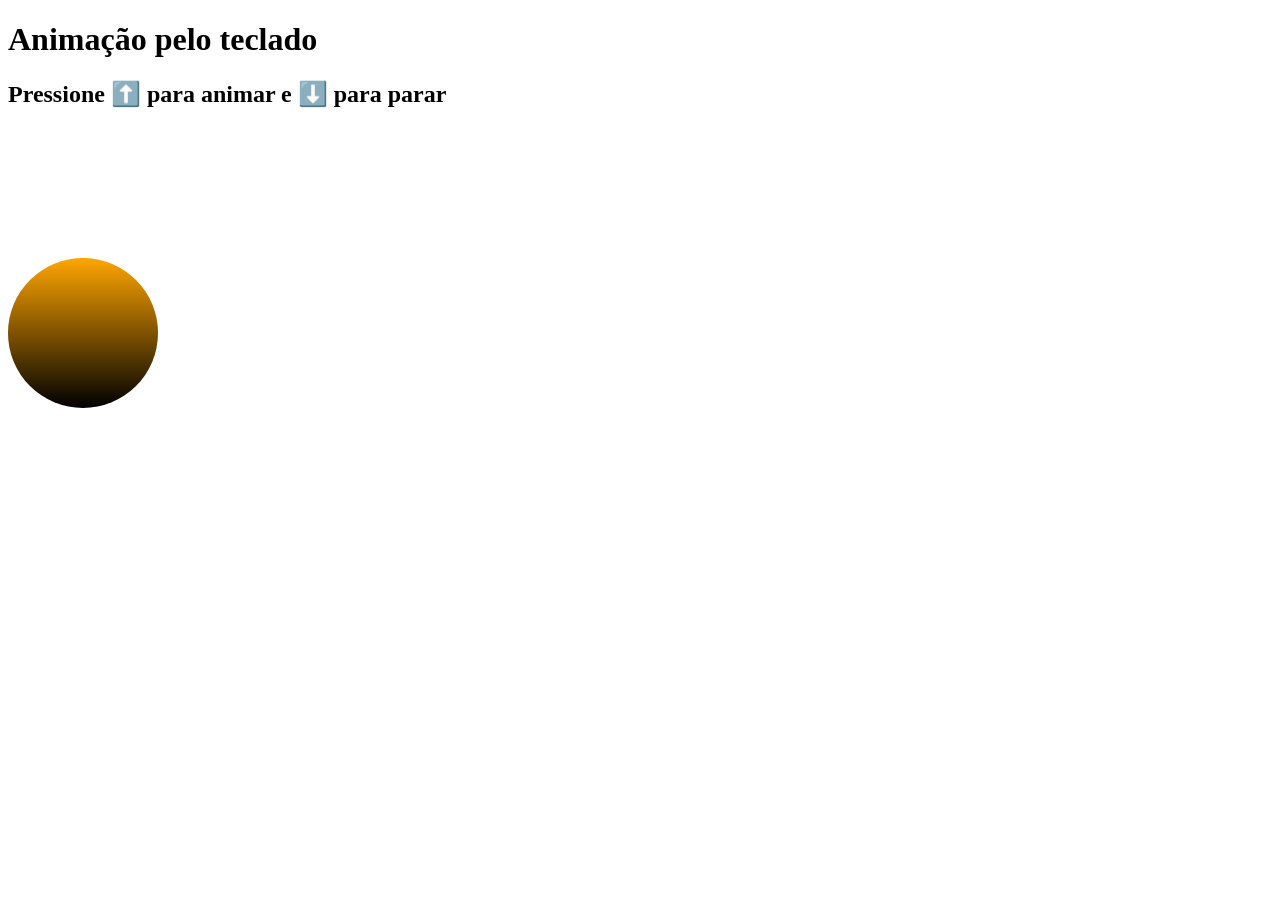
<file: animacao/index.html>
<!DOCTYPE html>
<html lang="pt">
<head>
    <meta charset="UTF-8">
    <meta name="viewport" content="width=device-width, initial-scale=1.0">
    <title>Document</title>
    <link rel="stylesheet" href="css/estilo.css">
</head>
<body>
    <h1>Animação pelo teclado</h1>
    <h2>Pressione ⬆️ para animar e ⬇️ para parar</h2>

    <div id="caixa"></div>
<script src="js/game.js"></script>
</body>
</html>
</file>
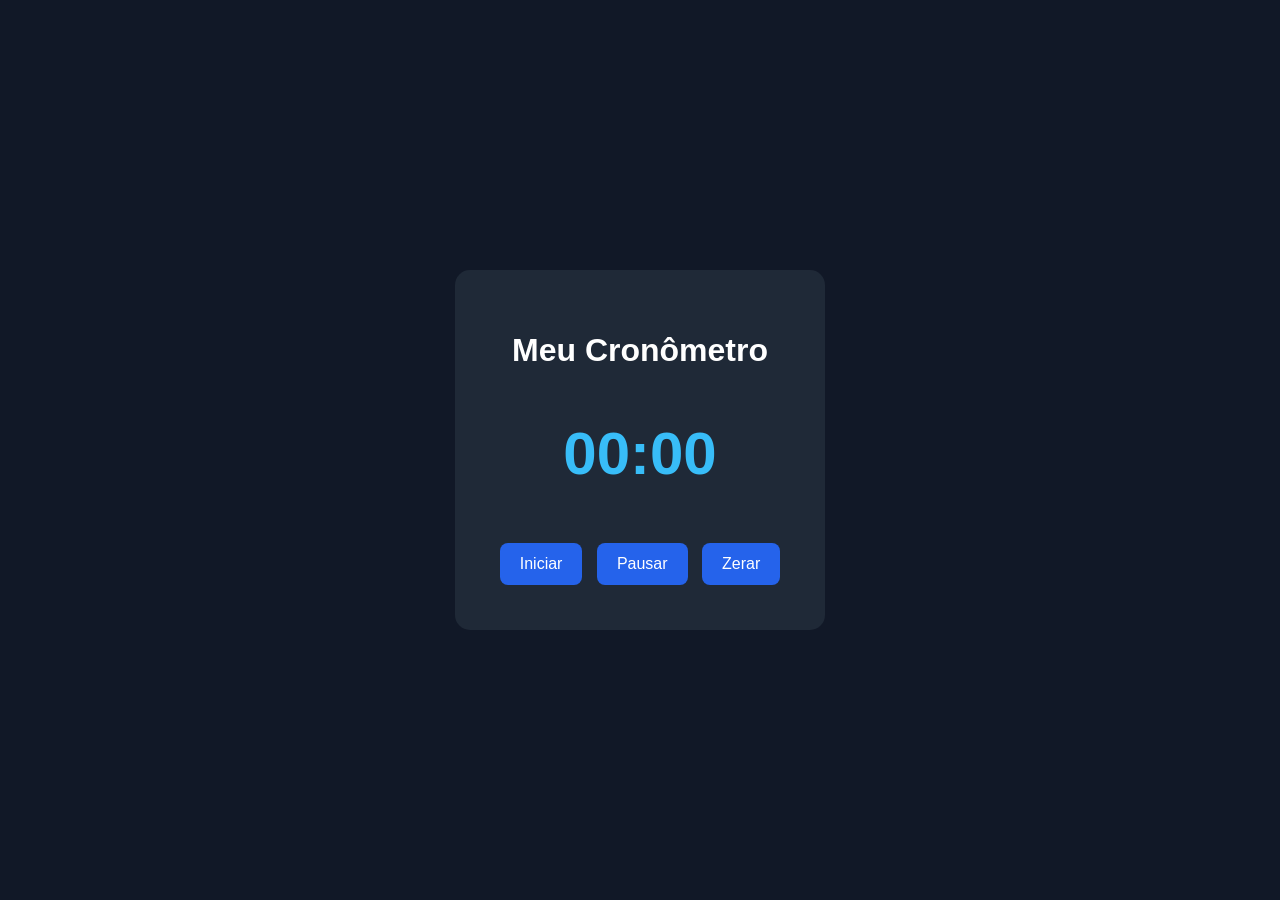
<file: cronometro/index.html>
<!DOCTYPE html>
<html lang="pt">
<head>
    <meta charset="UTF-8">
    <meta name="viewport" content="width=device-width, initial-scale=1.0">
    <title>Meu Cronômetro</title>
    <link rel="stylesheet" href="css/style.css">
</head>
<body>
    <div class="container">
        <h1>Meu Cronômetro</h1>
        <h2 id="tempo">00:00</h2>

        <button id="iniciar">Iniciar</button>
        <button id="pausar">Pausar</button>
        <button id="zerar">Zerar</button>
    </div>
    <script src="js/script.js"></script>
</body>
</html>
</file>
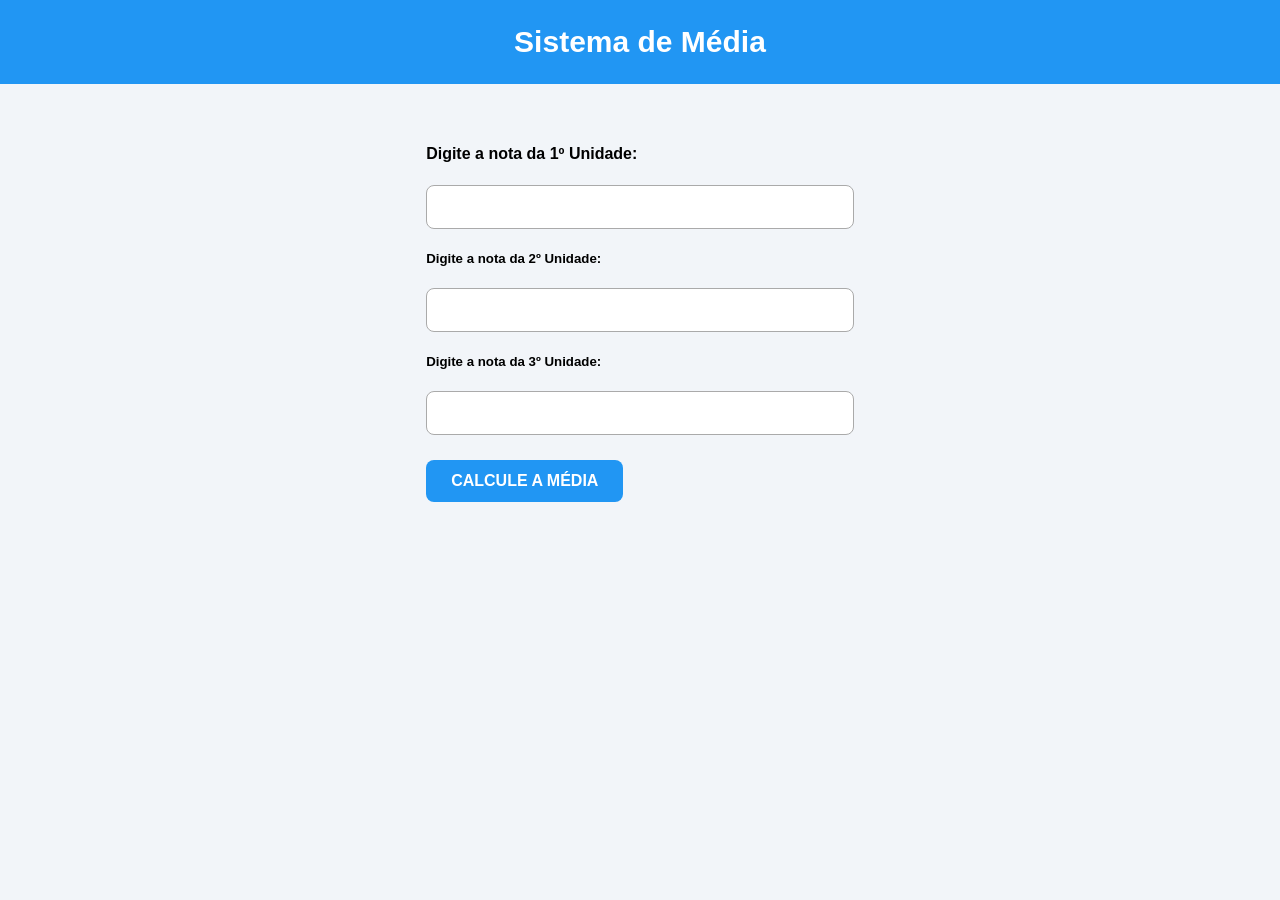
<file: escola/index.html>
<!DOCTYPE html>
<html lang="pt">
<head>
    <meta charset="UTF-8">
    <meta name="viewport" content="width=device-width, initial-scale=1.0">
    <title>Document</title>
    <link rel="stylesheet" href="css/estilo.css">
</head>
<body>
    

        <h1>Sistema de Média</h1>


    <div class="central">
        <h4>Digite a nota da 1º Unidade:</h4>
        <input type="text" id="primeiro">

        <h5>Digite a nota da 2º Unidade:</h5>
        <input type="text" id="segundo">

        <h5>Digite a nota da 3º Unidade:</h5>
        <input type="text" id="terceiro">

        <button id="botao">CALCULE A MÉDIA</button>
        <span id="resultado1"></span>
        <span id="resultado2"></span>
    </div>
<script src="js/script.js"></script>
</body>
</html>
</file>
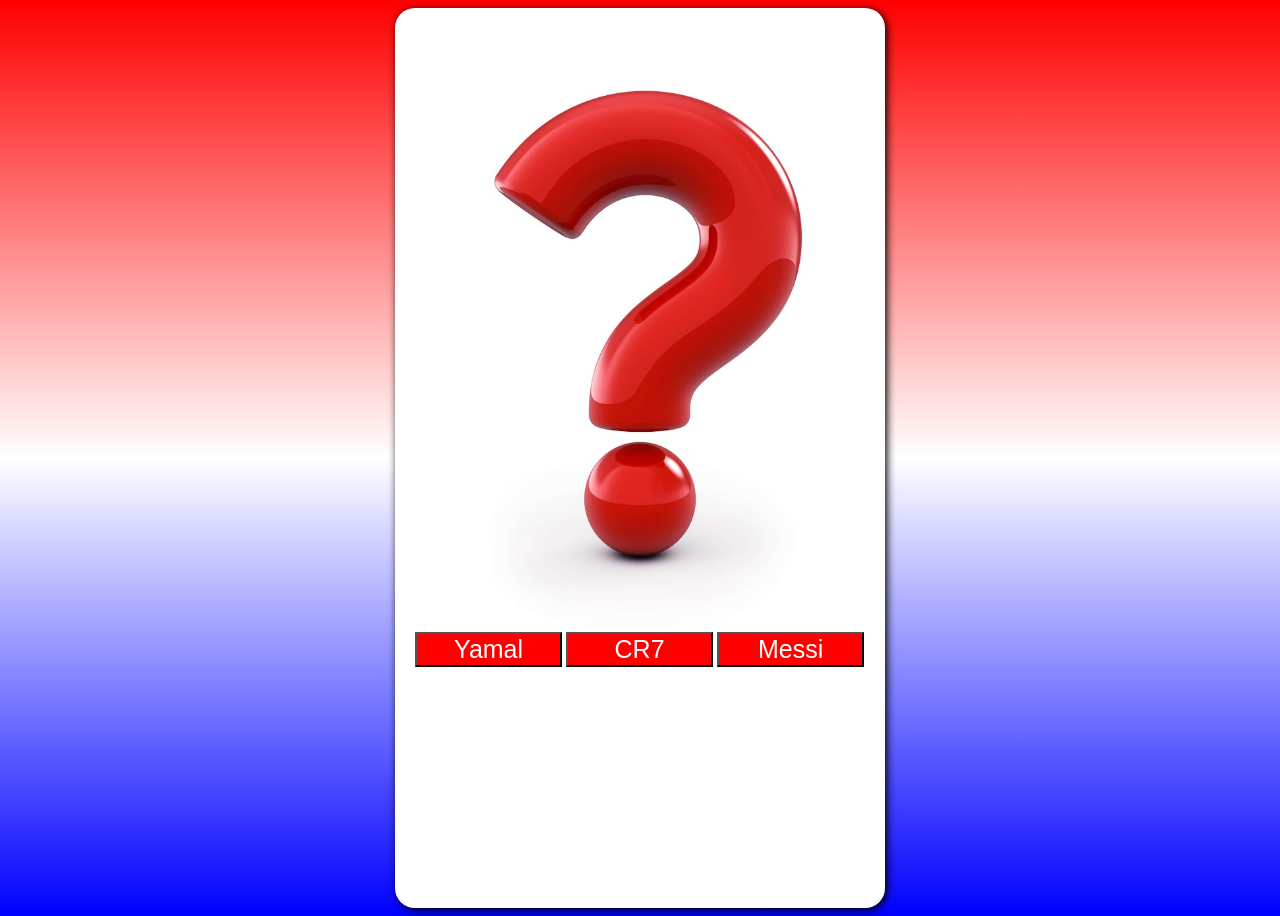
<file: fotos/index.html>
<!DOCTYPE html>
<html lang="pt">
<head>
    <meta charset="UTF-8">
    <meta name="viewport" content="width=device-width, initial-scale=1.0">
    <title>galeria</title>
    <link rel="stylesheet" href="css/estilos.css">
</head>
<body>
    <div class="central">

        <img src="imagens/interrogacaoII.jpg" id="alvo">
        <div class="botoes">

            <button id="bt1">Yamal</button>
            <button id="bt2">CR7</button>
            <button id="bt3">Messi</button>

        </div>

    </div>
<script src="js/script.js"></script>
</body>
</html>
</file>
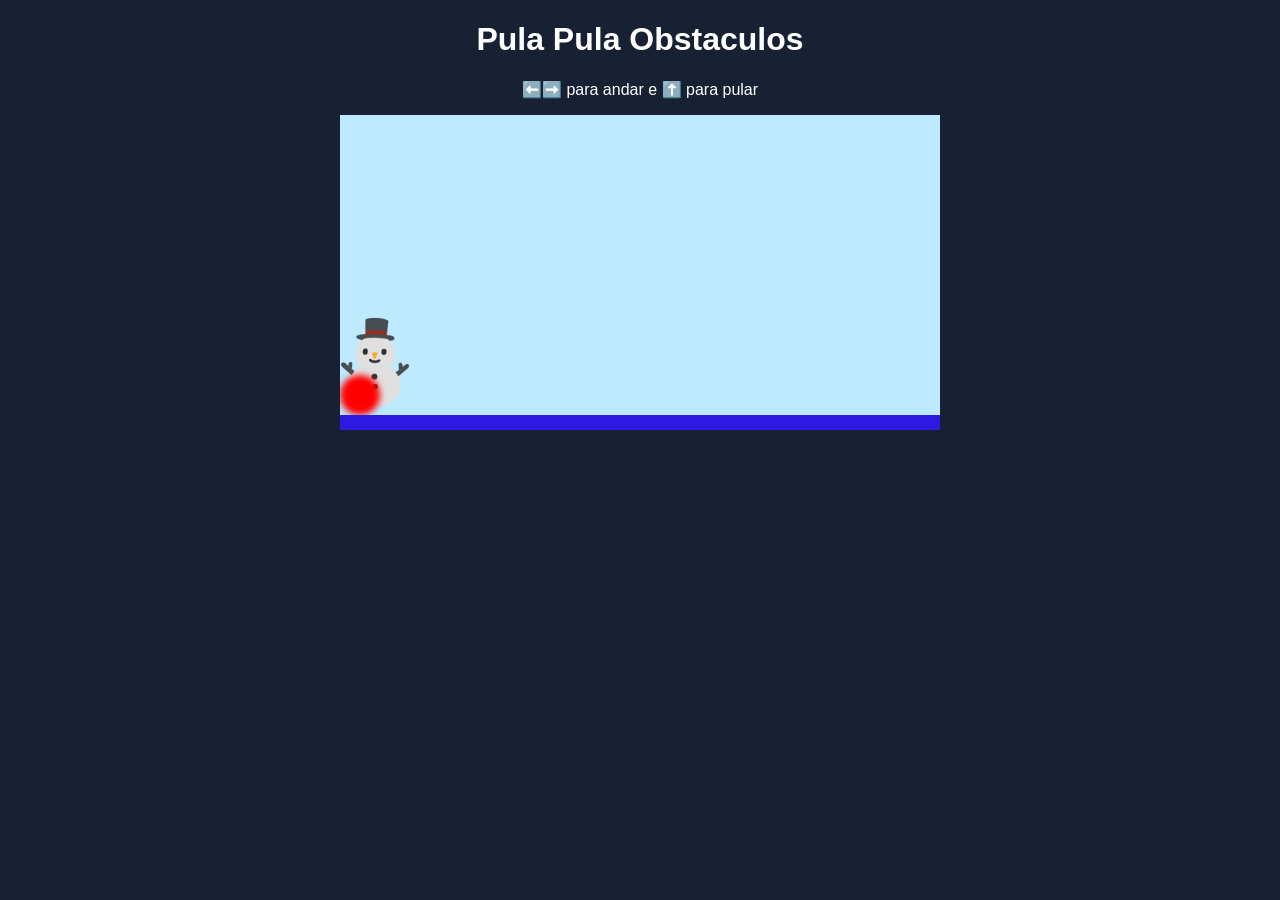
<file: JOGO/index.html>
<!DOCTYPE html>
<html lang="pt">
<head>
    <meta charset="UTF-8">
    <meta name="viewport" content="width=device-width, initial-scale=1.0">
    <title>Document</title>
    <link rel="stylesheet" href="css/estilos.css">
</head>
<body>
    <h1>Pula Pula Obstaculos</h1>
    <p>⬅️➡️ para andar e ⬆️ para pular</p>

    <div id="cenario">
        <div id="boneco">⛄</div>
        <div id="obstaculo"></div>
    </div>
<script src="js/script.js"></script>
</body>
</html>
</file>
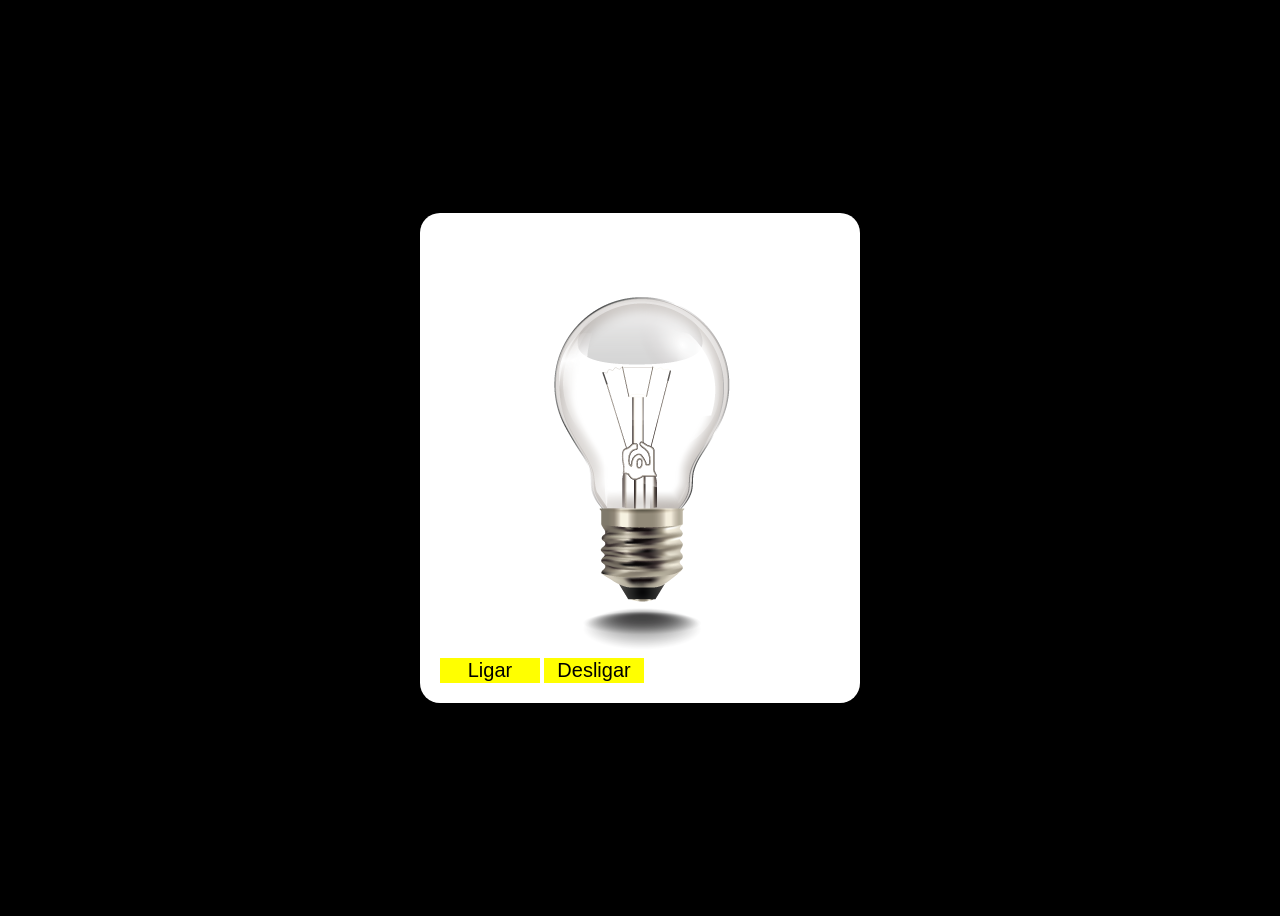
<file: lampada/index.html>
<!DOCTYPE html>
<html lang="pt">
<head>
    <meta charset="UTF-8">
    <meta name="viewport" content="width=device-width, initial-scale=1.0">
    <title>lampada</title>
    <link rel="stylesheet" href="css/estilo.css">
</head>
<body>
    
    <div class="central">

        <img src="imagem/desligada.png" id="lampada">
        <div>
            <button id="btligar"> Ligar </button>
            <button id="btdesligar"> Desligar </button>
        </div>

    </div>

<script src="js/script.js"></script>
</body>
</html>
</file>
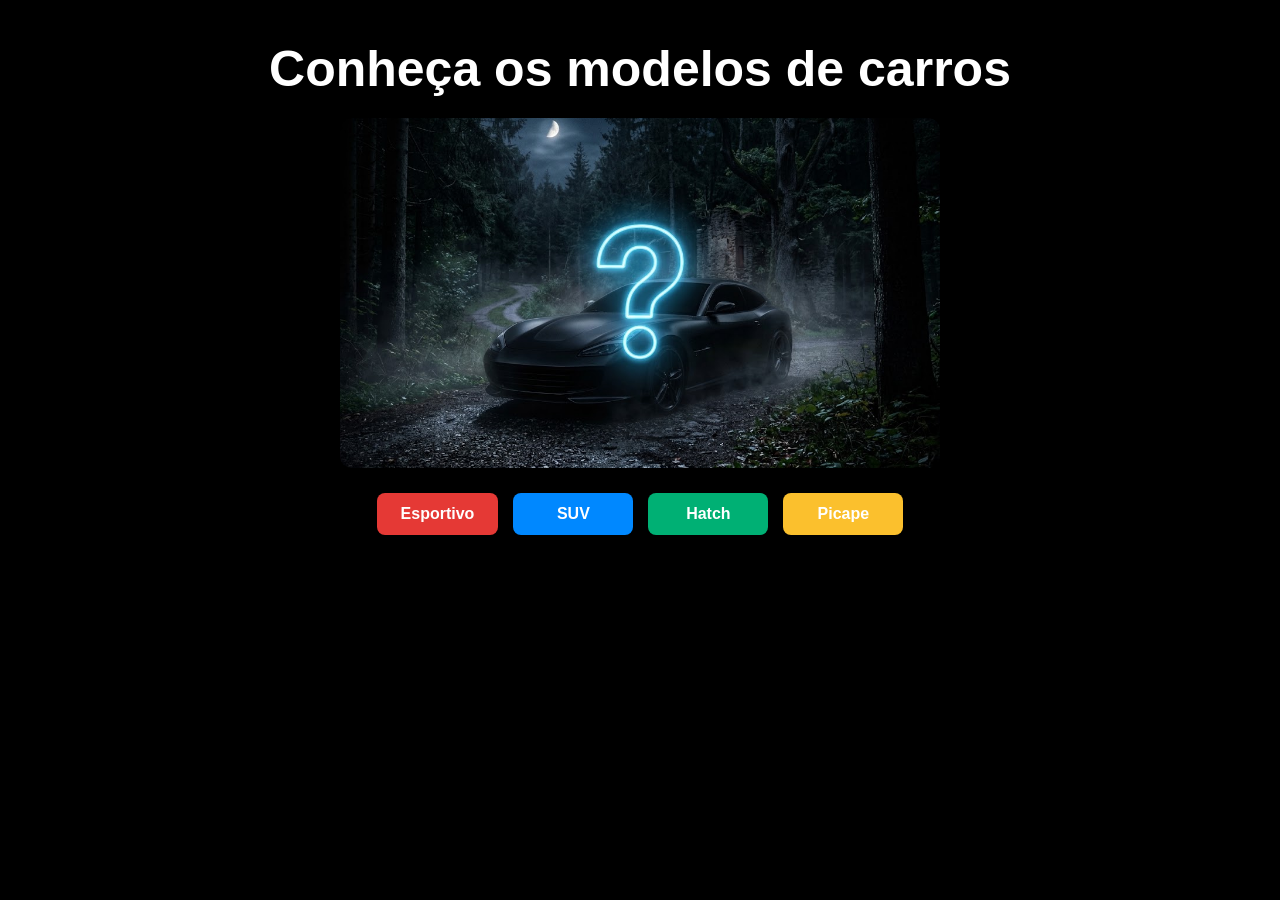
<file: Q1.PROVA/index.html>
<!DOCTYPE html>
<html lang="pt">
<head>
    <meta charset="UTF-8">
    <meta name="viewport" content="width=device-width, initial-scale=1.0">
    <title>Document</title>
    <link rel="stylesheet" href="css/estilos.css">
</head>
<body>
    <h1>Conheça os modelos de carros</h1>
    <div class="central">
        <img id="inicio" src="IMAGENS/interrogaçao.jpg" alt="inicio">
    </div>
    <div class="botoes">
        <button id="bt1">Esportivo</button>
        <button id="bt2">SUV</button>
        <button id="bt3">Hatch</button>
        <button id="bt4">Picape</button>
    </div>
<script src="js/script.js"></script>
</body>
</html>
</file>
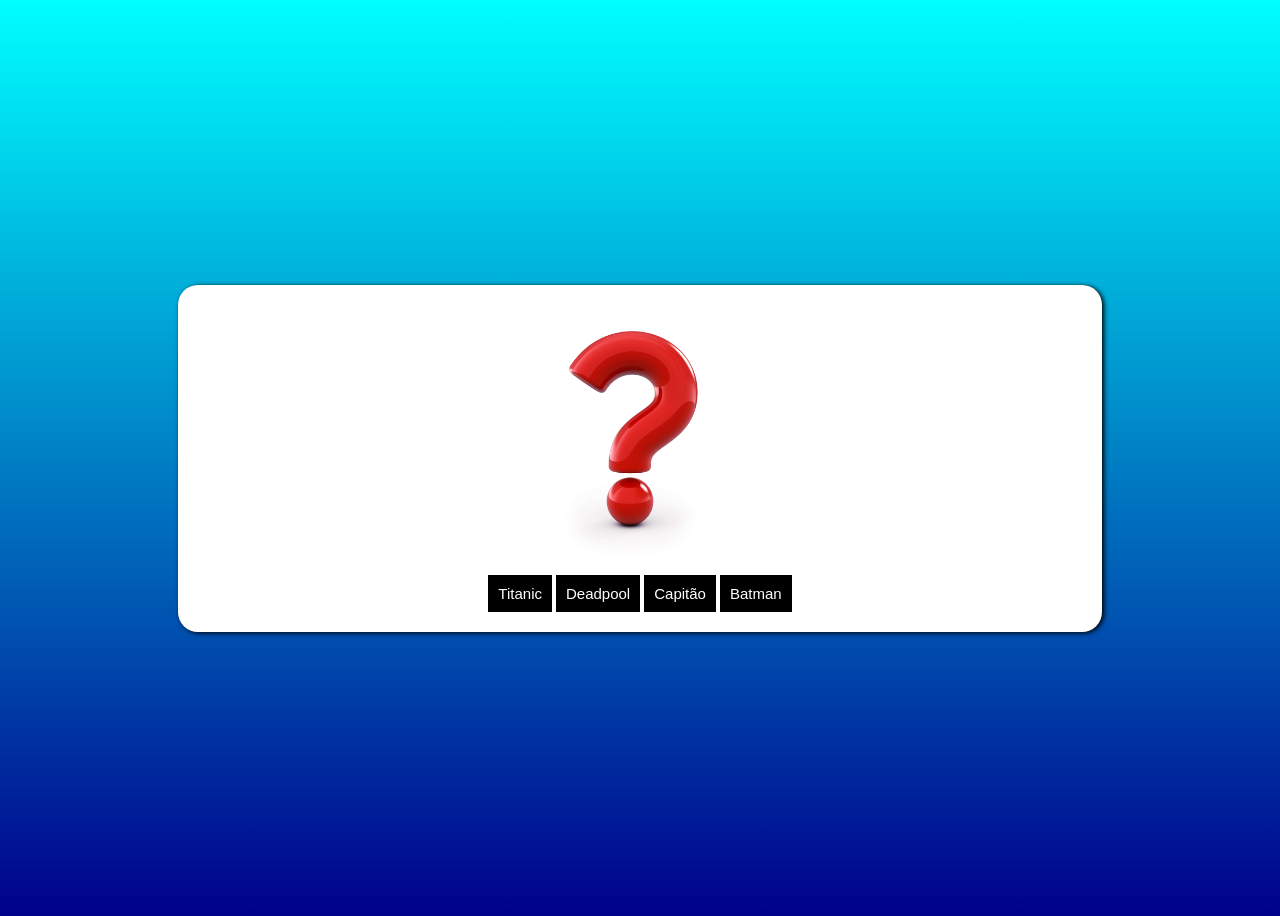
<file: Q1/index.html>
<!DOCTYPE html>
<html lang="pt">
<head>
    <meta charset="UTF-8">
    <meta name="viewport" content="width=device-width, initial-scale=1.0">
    <title>Document</title>
    <link rel="stylesheet" href="css/estilos.css">
</head>
<body>
    <div class="central">
        <div class="imagem">
            <img id="capa" src="imagens/interrogação.jpg" alt="">
            <p id="sinopse"></p>
        </div>
        <div class="botoes">
            <button id="bt1">Titanic</button>
            <button id="bt2">Deadpool</button>
            <button id="bt3">Capitão</button>
            <button id="bt4">Batman</button>
        </div>
    </div>
<script src="js/script.js"></script>
</body>
</html>
</file>
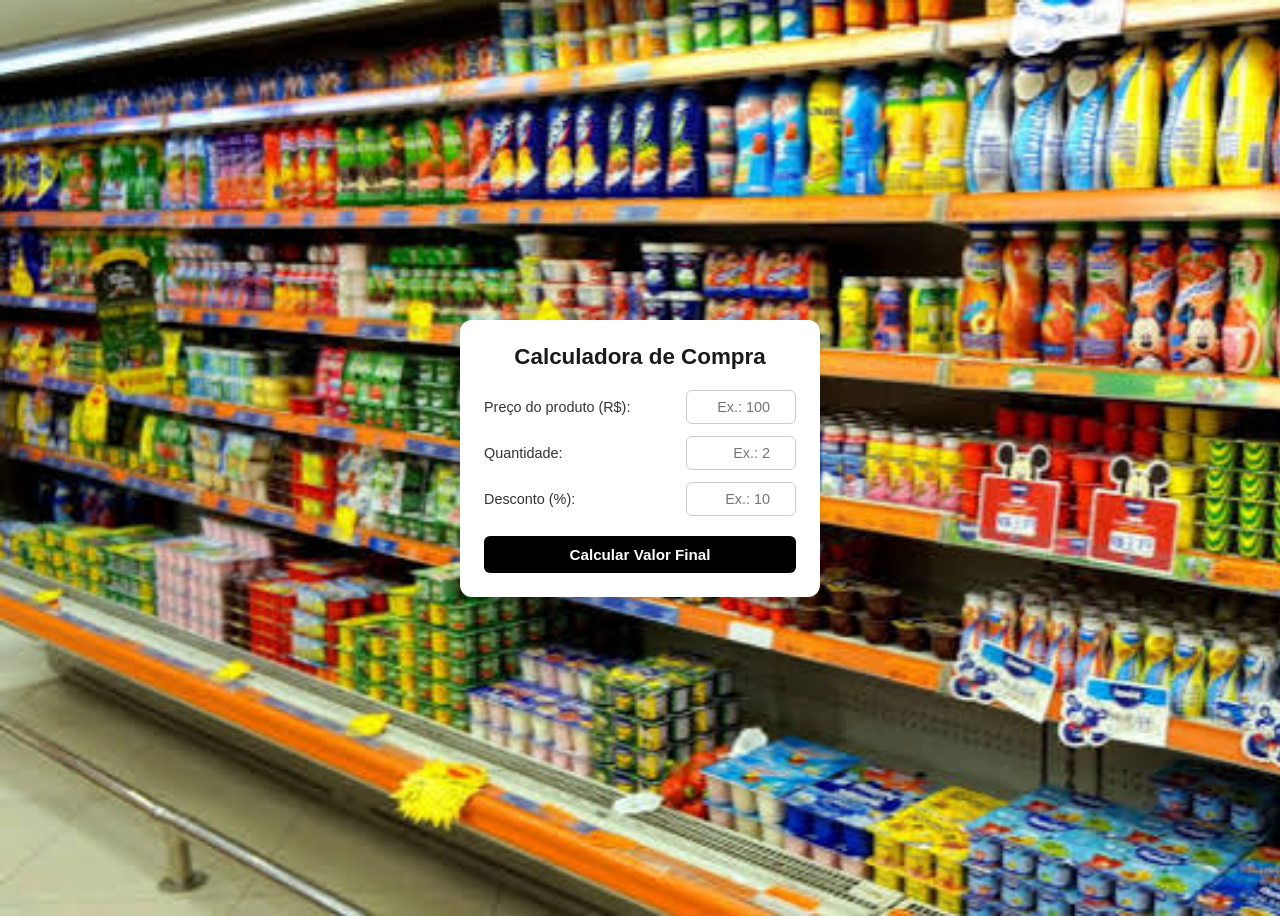
<file: Q2.PROVA/index.html>
<!DOCTYPE html>
<html lang="pt">
<head>
  <meta charset="UTF-8">
  <meta name="viewport" content="width=device-width, initial-scale=1.0">
  <title>Calculadora de Compra</title>
  <link rel="stylesheet" href="css/estilos.css">
</head>
<body>

  <div class="central">
    <h2>Calculadora de Compra</h2>

    <div class="input-group">
      <label for="preco">Preço do produto (R$):</label>
      <input type="number" id="preco" placeholder="Ex.: 100" step="0.01" min="0">
    </div>

    <div class="input-group">
      <label for="quantidade">Quantidade:</label>
      <input type="number" id="quantidade" placeholder="Ex.: 2" min="1">
    </div>

    <div class="input-group">
      <label for="desconto">Desconto (%):</label>
      <input type="number" id="desconto" placeholder="Ex.: 10" step="0.01" min="0" max="100">
    </div>

    <button id="btnCalcular" class="btn-calcular">Calcular Valor Final</button>

    <div id="resultado" class="resultado-box"></div>
  </div>

  <script src="js/script.js"></script>
</body>
</html>
</file>
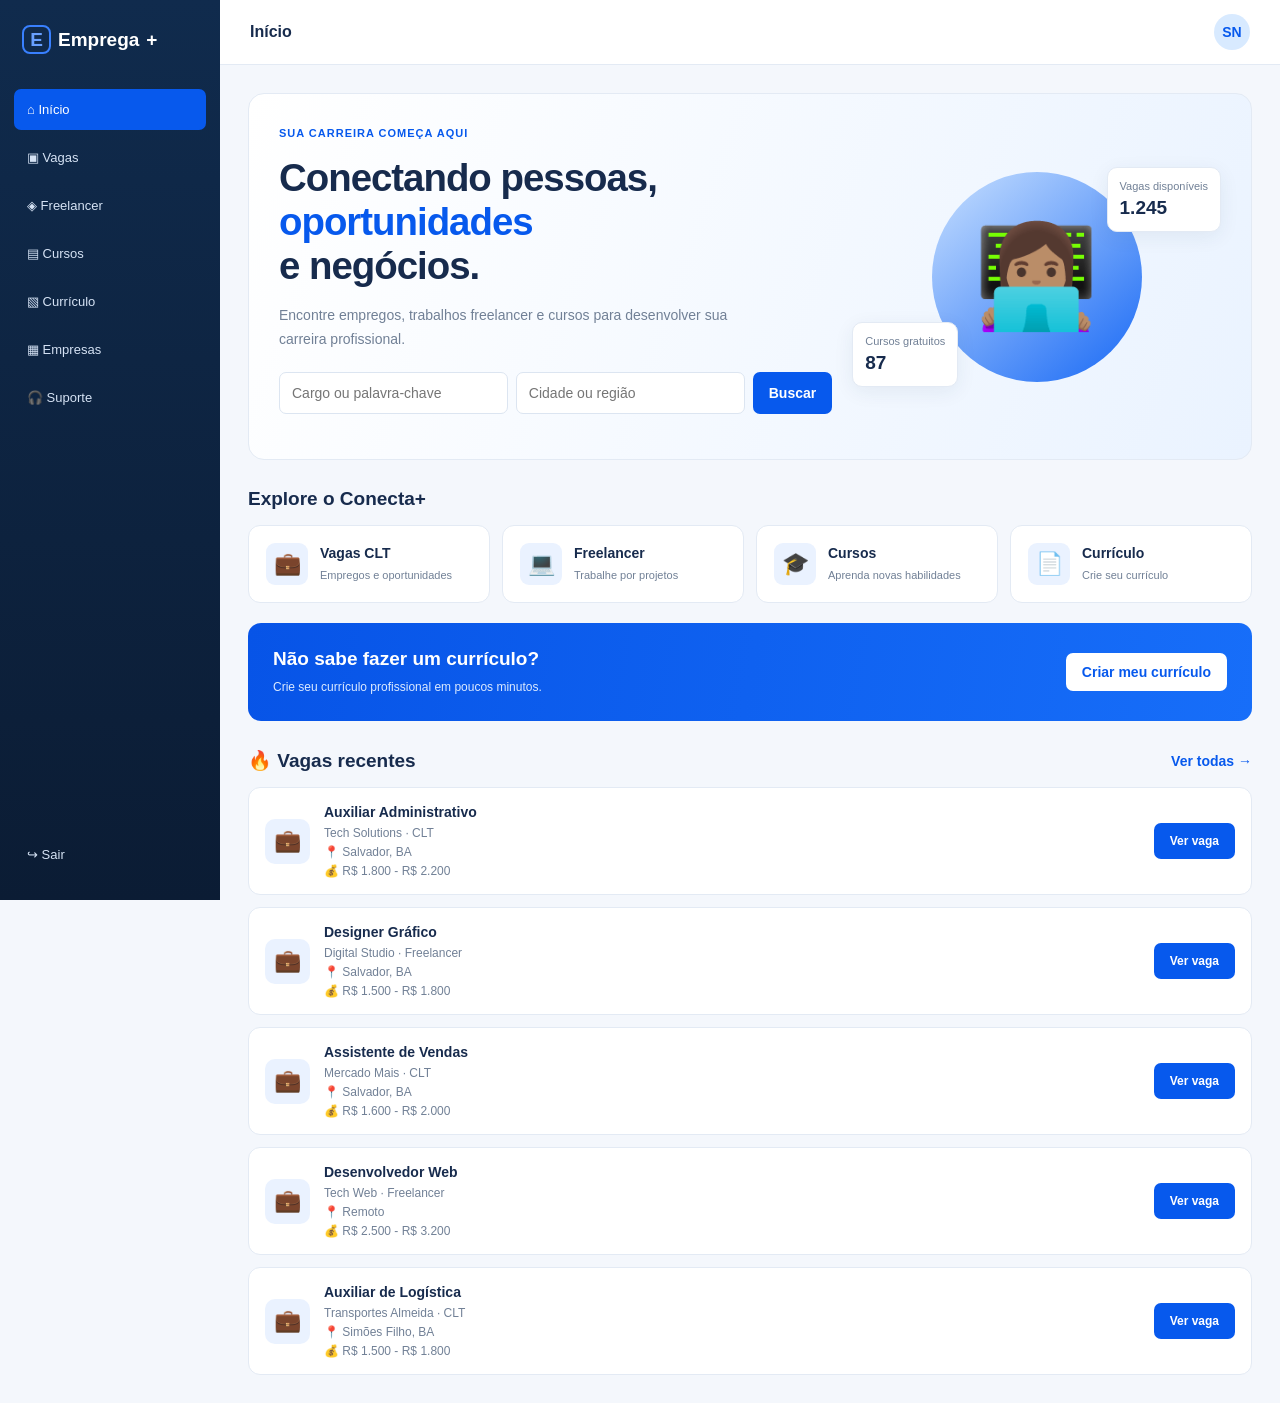
<file: TCC/index.html>
<!DOCTYPE html>
<html lang="pt-BR">
<head>
    <meta charset="UTF-8">
    <meta name="viewport" content="width=device-width, initial-scale=1.0">
    <title>Emprega+ | Oportunidades</title>
    <link rel="stylesheet" href="css/estilo.css">
</head>
<body>

    <aside class="sidebar">
        <a href="index.html" class="logo" title="Voltar para a página inicial">
            <span class="logo-icon">E</span>Emprega<span>+</span>
        </a>

        <nav>
            <button class="nav-item active" data-page="inicio">⌂ Início</button>
            <button class="nav-item" data-page="vagas">▣ Vagas</button>
            <button class="nav-item" data-page="freelancer">◈ Freelancer</button>
            <button class="nav-item" data-page="cursos">▤ Cursos</button>
            <button class="nav-item" data-page="curriculo">▧ Currículo</button>
            <button class="nav-item" data-page="empresas">▦ Empresas</button>
            <button class="nav-item" data-page="suporte">🎧 Suporte</button>
        </nav>

        <button class="nav-item sair" id="sair">↪ Sair</button>
    </aside>

    <main class="conteudo">
        <header class="topbar">
            <button id="menuMobile" class="menu-mobile">☰</button>
            <h3 id="tituloPagina">Início</h3>
            <button class="usuario" data-page="perfil" title="Meu perfil">SN</button>
        </header>

        <section id="pagina">

            <div class="hero">
                <div class="hero-texto">
                    <span class="etiqueta">SUA CARREIRA COMEÇA AQUI</span>

                    <h1>
                        Conectando pessoas,
                        <span>oportunidades</span>
                        e negócios.
                    </h1>

                    <p>
                        Encontre empregos, trabalhos freelancer e cursos
                        para desenvolver sua carreira profissional.
                    </p>

                    <form id="formBusca" class="busca">
                        <input
                            type="search"
                            id="buscaInicial"
                            placeholder="Cargo ou palavra-chave"
                        >
                        <input
                            type="text"
                            id="cidadeInicial"
                            placeholder="Cidade ou região"
                        >
                        <button class="btn azul" type="submit">
                            Buscar
                        </button>
                    </form>
                </div>

                <div class="hero-imagem">
                    <div class="circulo">👩🏽‍💻</div>
                    <div class="info flutuante1">
                        Vagas disponíveis
                        <strong>1.245</strong>
                    </div>
                    <div class="info flutuante2">
                        Cursos gratuitos
                        <strong>87</strong>
                    </div>
                </div>
            </div>

            <div class="titulo-secao">
                <h2>Explore o Conecta+</h2>
            </div>

            <div class="categorias">
                <button class="categoria" data-page="vagas">
                    <span>💼</span>
                    <div>
                        <strong>Vagas CLT</strong>
                        <p>Empregos e oportunidades</p>
                    </div>
                </button>

                <button class="categoria" data-page="freelancer">
                    <span>💻</span>
                    <div>
                        <strong>Freelancer</strong>
                        <p>Trabalhe por projetos</p>
                    </div>
                </button>

                <button class="categoria" data-page="cursos">
                    <span>🎓</span>
                    <div>
                        <strong>Cursos</strong>
                        <p>Aprenda novas habilidades</p>
                    </div>
                </button>

                <button class="categoria" data-page="curriculo">
                    <span>📄</span>
                    <div>
                        <strong>Currículo</strong>
                        <p>Crie seu currículo</p>
                    </div>
                </button>
            </div>

            <div class="banner">
                <div>
                    <h2>Não sabe fazer um currículo?</h2>
                    <p>Crie seu currículo profissional em poucos minutos.</p>
                </div>
                <button class="btn branco" data-page="curriculo">
                    Criar meu currículo
                </button>
            </div>

            <div class="titulo-secao">
                <h2>🔥 Vagas recentes</h2>
                <button class="link-btn" data-page="vagas">
                    Ver todas →
                </button>
            </div>

            <div id="vagasRecentes" class="lista-vagas"></div>

        </section>
    </main>

    <div id="mensagem" class="mensagem"></div>

    <script src="js/script.js"></script>
</body>
</html>
</file>
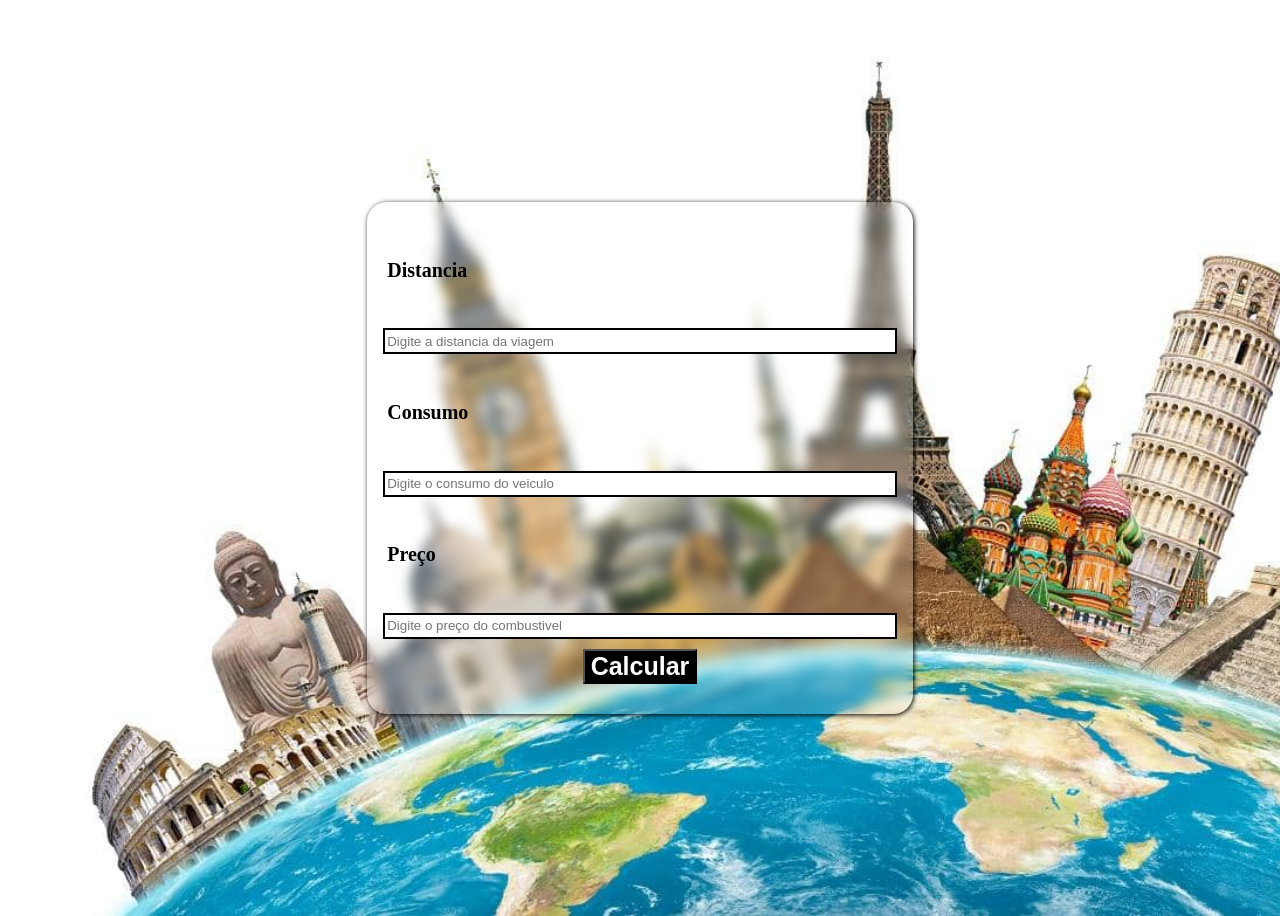
<file: viagem/index.html>
<!DOCTYPE html>
<html lang="pt">
<head>
    <meta charset="UTF-8">
    <meta name="viewport" content="width=device-width, initial-scale=1.0">
    <title>Document</title>
    <link rel="stylesheet" href="css/estilos.css">
</head>
<body>
    
    <div class="central">
        <h4>Distancia</h4>
        <input type="text" id="distancia" placeholder="Digite a distancia da viagem">
        <h4>Consumo</h4>
        <input type="text" id="consumo" placeholder="Digite o consumo do veiculo">
        <h4>Preço</h4>
        <input type="text" id="preco" placeholder="Digite o preço do combustivel">
        <button id="botao">Calcular</button>
        <span id="resultado1"></span>
    </div>

<script src="js/script.js"></script>
</body>
</html>
</file>
<file: animacao/css/estilo.css>
#caixa{
    width: 150px;
    height: 150px;
    background: linear-gradient(orange, black);
    border-radius: 50%;
    margin-top: 150px;
}

.bolaPular{
    animation: pulo 1s infinite;
}

@keyframes pulo{
    0%{
        transform:translateY(0);
    }

    50%{
        transform:translateY(-60px)
    }

    100%{
    transform:translateY(0);
    }

}
</file>
<file: cronometro/css/style.css>
body {
    background-color: #111827;
    font-family: Arial, sans-serif;
    display: flex;
    justify-content: center;
    align-items: center;
    height: 100vh;
    margin: 0;
}

.container {
    background-color: #1f2937;
    padding: 40px;
    border-radius: 15px;
    text-align: center;
}

h1 { 
    color: white; 
}

h2 {
    color: #38bdf8;
    font-size: 60px;
}

button {
    padding: 12px 20px;
    margin: 5px;
    border: none;
    border-radius: 8px;
    background-color: #2563eb;
    color: white;
    font-size: 16px;
    cursor: pointer;
}

button:hover { 
    background-color: #1d4ed8;
}
</file>
<file: escola/css/estilo.css>
* {
    box-sizing: border-box;
}

body {
    margin: 0;
    padding: 0;
    min-height: 100vh;

    font-family: Arial, sans-serif;
    background-color: #f2f5f9;

    display: flex;
    flex-direction: column;
    align-items: center;
}

h1 {
    width: 100%;
    margin: 0 0 40px 0;
    padding: 25px;

    text-align: center;
    color: white;
    background-color: #2196f3;

    font-size: 30px;
}

form {
    width: 500px;
    max-width: 90%;

    padding: 35px;

    background-color: white;
    border-radius: 15px;

    box-shadow: 0 5px 15px rgba(0, 0, 0, 0.2);

    text-align: center;
}

label {
    display: block;

    margin-top: 15px;
    margin-bottom: 10px;

    font-size: 16px;
    font-weight: bold;
    color: #333;
}

input {
    width: 100%;

    padding: 12px;

    border: 1px solid #aaa;
    border-radius: 8px;

    font-size: 16px;

    outline: none;
}

input:focus {
    border-color: #2196f3;
    box-shadow: 0 0 5px rgba(33, 150, 243, 0.4);
}

button {
    margin-top: 25px;

    padding: 12px 25px;

    border: none;
    border-radius: 8px;

    align-items: center;

    background-color: #2196f3;
    color: white;

    font-size: 16px;
    font-weight: bold;

    cursor: pointer;
}

button:hover {
    background-color: #1976d2;
}

#resultado {
    margin-top: 25px;
    padding: 15px;

    border-radius: 8px;

    font-size: 18px;
    font-weight: bold;

    background-color: #e3f2fd;
    color: #1565c0;
}
</file>
<file: fotos/css/estilos.css>
body{
    height: 100vh;
    background: linear-gradient(red,white,blue);
    display: flex;
    justify-content: center;
    align-content: center;
}
img{
    height: 600px;
}
.central{
    background: white;
    width: fit-content;
    box-shadow: 2px 2px 8px black;
    border-radius: 20px;
    padding: 20px;
}

button{
    font-size: 25px;
    width: 147px;
    background: red;
    color: white;
    cursor: pointer;
}
</file>
<file: JOGO/css/estilos.css>
body{
    background: #182033;
    color: white;
    font-family: Arial, Helvetica, sans-serif;
    text-align: center;
}

#cenario{
    background: #bdeaff;
    width: 600px;
    height: 300px;
    border-bottom: 15px solid rgb(45, 25, 223);
    margin:auto;
    overflow: hidden;
    position:relative;
}
#boneco{
    width: 70px;
    height: 70px;
    font-size:80px;
    position:absolute;
    bottom: 30px;
    left: -15px;
}

#obstaculo{
    background: red;
    width: 40px;
    height: 40px;
    position: absolute;
    bottom: 0px;
    border-radius: 50%;
    filter: blur(3px);
    animation: mover 2s infinite linear;
}

@keyframes mover {
    0%{
        left: 600px;
    }
    100%{
        left: -30px;
    }
}

@keyframes pular{
    0%{
        bottom: 30px;
    }
    50%{
        bottom:150px;
    }
    100%{
        bottom:30px;
    }
}

.pulando{
    animation: pular 0.8s ;
}
</file>
<file: lampada/css/estilo.css>
body{
    background: black;
    height: 100vh;
    display: flex;
    align-items: center;
    justify-content: center;
}
.central{
    width: 400px;
    background: white;
    padding: 20px;
    border-radius: 20px;
}
.central button{
    font-size: 20px;
    width: 100px;
    background: yellow;
    border: none;
    color: black;
    cursor: pointer;
}
</file>
<file: Q1.PROVA/css/estilos.css>
* {
    box-sizing: border-box;
    margin: 0;
    padding: 0;
    font-family: Arial, Helvetica, sans-serif;
}

body {
    background: black;
    display: flex;
    flex-direction: column;
    align-items: center;
    padding: 40px 20px;
}

h1 {
    color:white;
    font-size: 50px;
    margin-bottom: 20px;
    text-align: center;
    font-family: 'Franklin Gothic Medium', 'Arial Narrow', Arial, sans-serif;
}

.central {
    margin-bottom: 25px;
    width: 100%;
    max-width: 600px;
}

.central img {
    width: 100%;
    height: 350px;
    object-fit: cover;
    border-radius: 12px;
    box-shadow: 0 4px 12px rgba(0, 0, 0, 0.15);
    display: block;
}

.botoes {
    display: flex;
    justify-content: center;
    gap: 15px;
    flex-wrap: wrap;
    width: 100%;
    max-width: 600px;
}

.botoes button {
    padding: 12px 24px;
    font-size: 16px;
    font-weight: bold;
    color: #ffffff;
    border: none;
    border-radius: 8px;
    cursor: pointer;
    transition: transform 0.2s, opacity 0.2s;
    min-width: 120px;
}

.botoes button:hover {
    opacity: 0.9;
    transform: translateY(-2px);
}

.botoes button:active {
    transform: translateY(0);
}

#bt1 {
    background-color: #e53935;
}

#bt2 {
    background-color: #0088ff;
}

#bt3 {
    background-color: #00b074;
}

#bt4 {
    background-color: #fbc02d;
}
</file>
<file: Q1/css/estilos.css>
body{
    height: 100vh;
    background: linear-gradient(cyan,darkblue);
    display: flex;
    align-items: center;
    justify-content: center;
    text-align: justify;
}

.central{
    background: white;
    width: 70%;
    padding: 20px;
    border-radius: 20px;
    box-shadow: 2px 1px 5px black;
    display: flex;
    flex-direction: column;
    align-items: center;
    justify-content: center;
}
.imagem{
    display: flex;
    gap: 20px;
    margin-bottom: 20px;
}
.imagem img{
    height: 250px;
}
.botoes button{
    background: black;
    color: white;
    padding: 10px;
    font-size: 15px;
    border: none;
    cursor: pointer;
}
</file>
<file: Q2.PROVA/css/estilos.css>
* {
    box-sizing: border-box;
    font-family: Arial, sans-serif;
}

body {
    height: 100vh;
    background: url(../imagem/fundo.jpg);
    background-size: cover;
    display: flex;
    justify-content: center;
    align-items: center;
}

.central {
    background-color: #ffffff;
    padding: 24px;
    border-radius: 12px;
    box-shadow: 0 4px 12px rgba(0, 0, 0, 0.1);
    width: 100%;
    max-width: 360px;
}

h2 {
    text-align: center;
    margin-top: 0;
    margin-bottom: 20px;
    color: #1a1a1a;font-size: 1.4rem;
}

.input-group {
    display: flex;
    justify-content: space-between;
    align-items: center;
    margin-bottom: 12px;
}

.input-group label {
    font-size: 0.9rem;
    color: #333;
    font-weight: 500;
}

.input-group input {
    width: 110px;
    padding: 8px 10px;
    border: 1px solid #ccc;
    border-radius: 6px;
    font-size: 0.9rem;
    text-align: right;
}

.btn-calcular {
    width: 100%;
    padding: 10px;
    background-color: #000000;
    color: white;
    border: none;
    border-radius: 6px;
    font-size: 0.95rem;
    font-weight: bold;
    cursor: pointer;
    margin-top: 8px;
    transition: background-color 0.2s;
}

.btn-calcular:hover {
    background-color: #0056b3;
}

.resultado-box {
    margin-top: 16px;
    padding: 12px;
    background-color: #d4edda;
    border: 1px solid #c3e6cb;
    border-radius: 6px;
    text-align: center;
    font-size: 1.1rem;
    font-weight: bold;
    color: #207235;
    display: none;
}
</file>
<file: TCC/css/estilo.css>
* {
    margin: 0;
    padding: 0;
    box-sizing: border-box;
}

:root {
    --azul: #0759ed;
    --azul-claro: #eaf2ff;
    --marinho: #102847;
    --texto: #172b4d;
    --cinza: #718096;
    --fundo: #f4f7fc;
    --branco: #ffffff;
    --borda: #e3eaf4;
}

body {
    font-family: Arial, Helvetica, sans-serif;
    background: var(--fundo);
    color: var(--texto);
    font-size: 14px;
}

button, input {
    font: inherit;
}

button {
    cursor: pointer;
}


.sidebar {
    width: 220px;
    height: 100vh;
    position: fixed;
    top: 0;
    left: 0;
    background: linear-gradient(180deg, #102b4d, #0b1c34);
    padding: 25px 14px;
    display: flex;
    flex-direction: column;
    z-index: 10;
}


.logo {
    display: flex;
    align-items: center;
    gap: 7px;
    color: white;
    font-size: 19px;
    font-weight: bold;
    text-decoration: none;
    padding: 0 8px 35px;
    cursor: pointer;
}

.logo:hover {
    opacity: 0.85;
}

.logo-icon {
    width: 29px;
    height: 29px;
    border: 2px solid #3980ff;
    border-radius: 8px;
    display: flex;
    align-items: center;
    justify-content: center;
    color: #68a0ff;
}

.sidebar nav {
    display: flex;
    flex-direction: column;
    gap: 7px;
}

.nav-item {
    border: none;
    background: transparent;
    color: #d5e2f4;
    padding: 13px;
    text-align: left;
    border-radius: 7px;
    font-size: 13px;
    transition: 0.2s;
}

.nav-item:hover,
.nav-item.active {
    background: var(--azul);
    color: white;
}

.sair {
    margin-top: auto;
}


.conteudo {
    margin-left: 220px;
    min-height: 100vh;
}

.topbar {
    height: 65px;
    padding: 0 30px;
    background: white;
    border-bottom: 1px solid var(--borda);
    display: flex;
    align-items: center;
    justify-content: space-between;
    position: sticky;
    top: 0;
    z-index: 5;
}

.topbar h3 {
    font-size: 16px;
}

.usuario {
width: 36px;
    height: 36px;
    background: #d8eaff;
    color: #0759ed;
    border-radius: 50%;
    display: flex;
    align-items: center;
    justify-content: center;
    font-weight: bold;
    border: none;
    cursor: pointer;
}

.menu-mobile {
    display: none;
    border: none;
    background: transparent;
    font-size: 23px;
}

#pagina {
    max-width: 1500px;
    margin: auto;
    padding: 28px;
}

/* DESTAQUE INICIAL */

.hero {
    background: linear-gradient(110deg, white, #eaf3ff);
    border: 1px solid var(--borda);
    border-radius: 16px;
    padding: 30px;
    display: grid;
    grid-template-columns: 1.2fr 0.8fr;
    align-items: center;
    gap: 20px;
    overflow: hidden;
}

.etiqueta {
    color: var(--azul);
    font-size: 11px;
    font-weight: bold;
    letter-spacing: 1px;
}

.hero h1 {
    font-size: clamp(27px, 3vw, 39px);
    line-height: 1.15;
    margin: 16px 0;
    letter-spacing: -1px;
}

.hero h1 span {
    color: var(--azul);
    display: block;
}

.hero-texto > p {
    color: var(--cinza);
    line-height: 1.7;
    margin-bottom: 20px;
    max-width: 470px;
}

.hero-imagem {
    height: 240px;
    position: relative;
    display: flex;
    align-items: center;
    justify-content: center;
}

.circulo {
    width: 210px;
    height: 210px;
    background: linear-gradient(140deg, #c8e0ff, #1768f5);
    border-radius: 50%;
    display: flex;
    align-items: center;
    justify-content: center;
    font-size: 100px;
}

.info {
    position: absolute;
    background: white;
    border: 1px solid var(--borda);
    padding: 12px;
    border-radius: 10px;
    box-shadow: 0 5px 20px #16365b12;
    font-size: 11px;
    color: var(--cinza);
}

.info strong {
    display: block;
    color: var(--texto);
    font-size: 19px;
    margin-top: 5px;
}

.flutuante1 {
    top: 10px;
    right: 0;
}

.flutuante2 {
    bottom: 10px;
    left: 0;
}


.busca {
    display: flex;
    gap: 8px;
    margin-bottom: 15px;
}

.busca input {
    width: 100%;
    min-width: 0;
    padding: 12px;
    border: 1px solid #dce5f1;
    border-radius: 7px;
    outline-color: #75a6ff;
}

/* BOTÕES */

.btn {
    padding: 11px 16px;
    border: none;
    border-radius: 7px;
    font-weight: bold;
    white-space: nowrap;
    transition: 0.2s;
}

.azul {
    background: var(--azul);
    color: white;
}

.azul:hover {
    background: #0348c9;
}

.branco {
    background: white;
    color: var(--azul);
}

.branco:hover {
    background: #eaf2ff;
}

.link-btn {
    background: none;
    border: none;
    color: var(--azul);
    font-weight: bold;
}


.titulo-secao {
    display: flex;
    align-items: center;
    justify-content: space-between;
    gap: 10px;
    margin: 28px 0 15px;
}

.titulo-secao h2 {
    font-size: 19px;
}

.categorias {
    display: grid;
    grid-template-columns: repeat(4, minmax(0, 1fr));
    gap: 12px;
}

.categoria {
    background: white;
    border: 1px solid var(--borda);
    border-radius: 12px;
    padding: 17px;
    display: flex;
    align-items: center;
    gap: 12px;
    text-align: left;
    color: var(--texto);
    transition: 0.2s;
}

.categoria:hover {
    border-color: #9abfff;
    transform: translateY(-2px);
}

.categoria > span {
    min-width: 42px;
    height: 42px;
    background: var(--azul-claro);
    border-radius: 9px;
    display: flex;
    align-items: center;
    justify-content: center;
    font-size: 22px;
}

.categoria strong {
    display: block;
    margin-bottom: 6px;
}

.categoria p {
    font-size: 11px;
    color: var(--cinza);
    line-height: 1.5;
}


.banner {
    background: linear-gradient(100deg, #0754e7, #176ef9);
    color: white;
    padding: 25px;
    margin-top: 20px;
    border-radius: 13px;
    display: flex;
    align-items: center;
    justify-content: space-between;
    gap: 15px;
}

.banner h2 {
    font-size: 19px;
    margin-bottom: 8px;
}

.banner p {
    color: #dceaff;
    line-height: 1.5;
    font-size: 12px;
}


.lista-vagas {
    display: grid;
    gap: 12px;
}

.vaga {
    background: white;
    border: 1px solid var(--borda);
    border-radius: 12px;
    padding: 16px;
    display: flex;
    align-items: center;
    gap: 14px;
}

.vaga-icone {
    width: 45px;
    height: 45px;
    flex-shrink: 0;
    border-radius: 10px;
    background: var(--azul-claro);
    color: var(--azul);
    display: flex;
    align-items: center;
    justify-content: center;
    font-size: 22px;
}

.vaga-info {
    flex: 1;
}

.vaga-info h3 {
    font-size: 14px;
    margin-bottom: 6px;
}

.vaga-info p {
    color: var(--cinza);
    font-size: 12px;
    margin-top: 5px;
}

.vaga .btn {
    font-size: 12px;
}

/* PÁGINAS GERADAS PELO JAVASCRIPT */

.pagina-titulo {
    margin-bottom: 22px;
}

.pagina-titulo h1 {
    font-size: 27px;
    margin-bottom: 8px;
}

.pagina-titulo p {
    color: var(--cinza);
    line-height: 1.6;
}

.painel {
    background: white;
    border: 1px solid var(--borda);
    border-radius: 12px;
    padding: 22px;
    margin-bottom: 15px;
}

.grid-cartoes {
    display: grid;
    grid-template-columns: repeat(3, minmax(0, 1fr));
    gap: 15px;
}

.cartao {
    background: white;
    border: 1px solid var(--borda);
    padding: 20px;
    border-radius: 12px;
}

.cartao h3 {
    margin: 12px 0 8px;
}

.cartao p {
    color: var(--cinza);
    line-height: 1.6;
    margin-bottom: 15px;
}

.formulario {
    display: grid;
    grid-template-columns: repeat(2, minmax(0, 1fr));
    gap: 16px;
}

.campo label {
    display: block;
    margin-bottom: 7px;
    font-weight: bold;
    font-size: 12px;
}

.campo input,
.campo select,
.campo textarea {
    width: 100%;
    padding: 12px;
    border: 1px solid var(--borda);
    border-radius: 7px;
    outline-color: #75a6ff;
}

.mensagem {
    position: fixed;
    bottom: 20px;
    right: 20px;
    background: var(--marinho);
    color: white;
    padding: 14px 20px;
    border-radius: 8px;
    opacity: 0;
    pointer-events: none;
    transform: translateY(10px);
    transition: 0.2s;
    z-index: 20;
}

.mensagem.mostrar {
    opacity: 1;
    transform: translateY(0);
}

/* RESPONSIVIDADE */

@media (max-width: 1050px) {
    .categorias {
        grid-template-columns: repeat(2, minmax(0, 1fr));
    }

    .hero h1 {
        font-size: 30px;
    }

    .grid-cartoes {
        grid-template-columns: repeat(2, minmax(0, 1fr));
    }
}

@media (max-width: 720px) {
    .sidebar {
        transform: translateX(-100%);
        transition: transform 0.25s;
        width: 230px;
    }

    .sidebar.aberta {
        transform: translateX(0);
    }

    .conteudo {
        margin-left: 0;
    }

    .topbar {
        padding: 0 15px;
        gap: 12px;
    }

    .menu-mobile {
        display: block;
    }

    #pagina {
        padding: 16px;
    }

    .hero {
        grid-template-columns: 1fr;
        padding: 22px;
    }

    .hero-imagem {
        height: 190px;
    }

    .circulo {
        width: 160px;
        height: 160px;
        font-size: 75px;
    }

    .busca {
        flex-direction: column;
    }

    .categorias,
    .grid-cartoes {
        grid-template-columns: 1fr;
    }

    .banner {
        align-items: flex-start;
        flex-direction: column;
    }

    .vaga {
        flex-wrap: wrap;
    }

    .vaga .btn {
        margin-left: auto;
    }

    .formulario {
        grid-template-columns: 1fr;
    }
    
    #complemento {
    width: 100%;
    max-width: 600px;
    box-sizing: border-box;
}

    
}
</file>
<file: viagem/css/estilos.css>
body{
    height: 100vh;
    background: url(../imagem/fundo.jpeg);
    background-size: cover;
    display: flex;
    justify-content: center;
    align-items: center;
}

.central{
    background:rgb(255,255,255,0.148);
    backdrop-filter: blur(6px);
    box-shadow: 1px 1px 5px black;
    width: 40%;
    display: flex;
    flex-direction: column;
    align-items: center;
    justify-content: center;
    gap: 10px;
    padding: 20px;
    border-radius: 20px;
}

h4{
    width: 100%;
    padding: 10px;
    text-align: left;
    font-size: 20px;
}

.central input{
    width: 100%;
    height: 20px;
    border: 2px solid black;
}

.central button{
    font-size: 25px;
    font-weight: bold;
    background: black;
    color: white;
    width: fit-content;
    cursor: pointer;
    transition: 0.5s;
    &:hover{
        background: white;
        color: black;
        transition: 0.5s;
        transform: scale(1.05);
    }
}

.central span{
    font-size: 20px;
    color: black;
}
</file>
